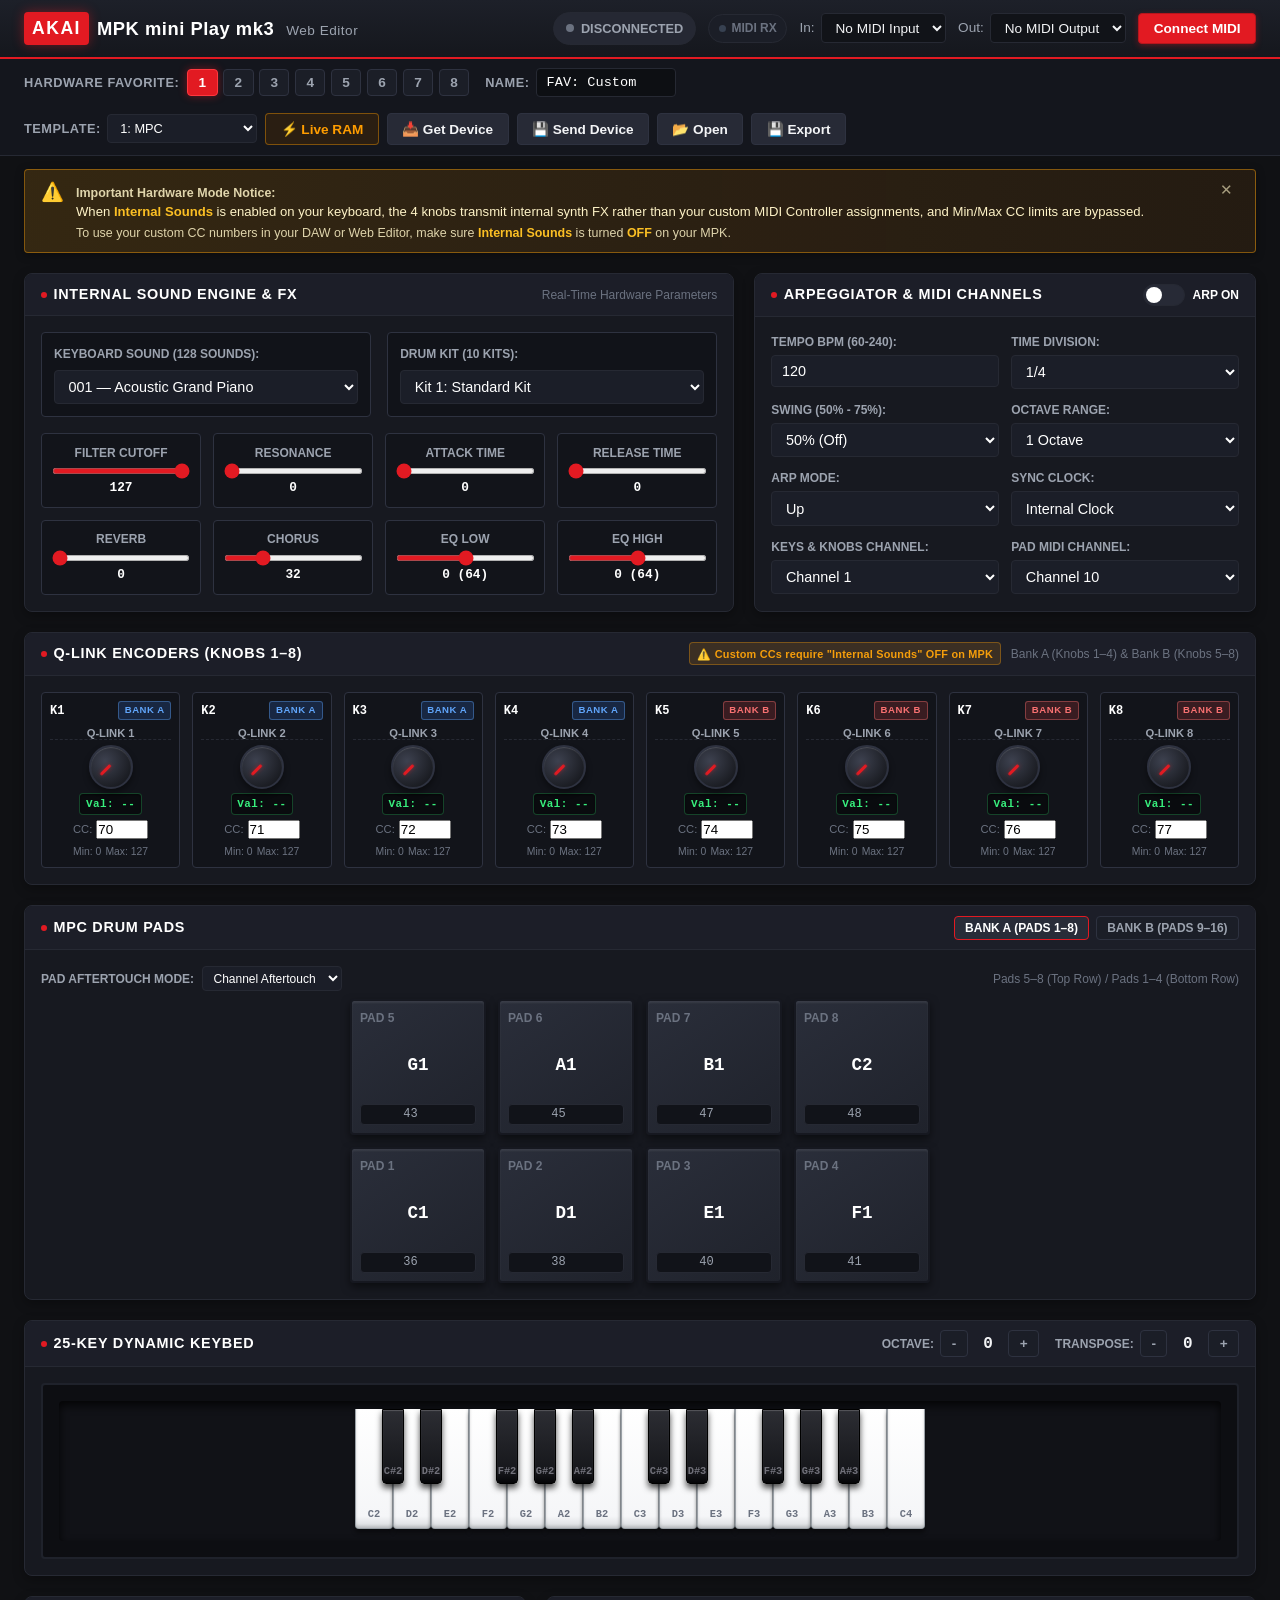
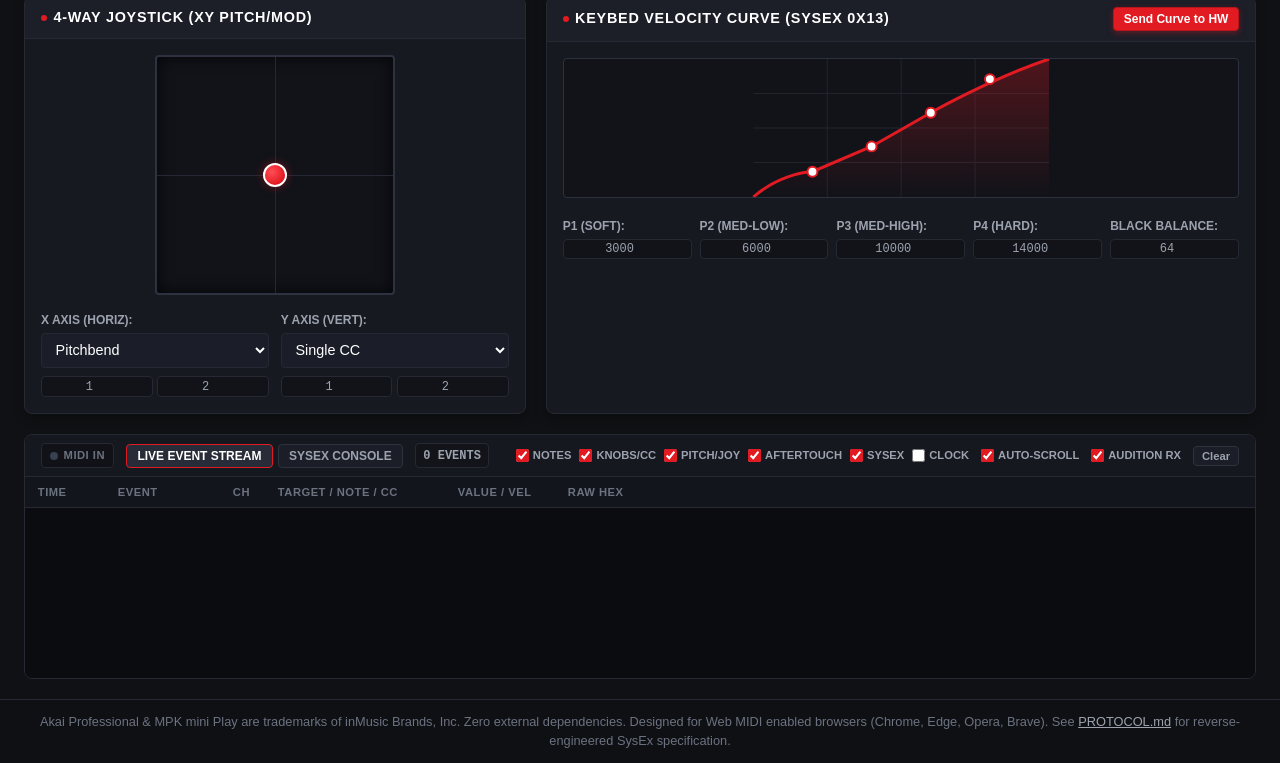
<file: index.html>
<!DOCTYPE html>
<html lang="en">
<head>
  <meta charset="UTF-8">
  <meta http-equiv="refresh" content="0; url=web/">
  <link rel="canonical" href="web/">
  <title>Akai MPK Mini Play mk3 — Web Favorite Editor</title>
  <script>
    window.location.replace("web/" + window.location.search + window.location.hash);
  </script>
</head>
<body style="background:#12141a;color:#f0f2f5;font-family:sans-serif;display:flex;align-items:center;justify-content:center;height:100vh;margin:0;">
  <div style="text-align:center;">
    <h2>Launching Akai MPK Mini Play mk3 Web Editor...</h2>
    <p><a href="web/" style="color:#e51821;text-decoration:none;font-weight:bold;">Click here if you are not redirected automatically</a></p>
  </div>
</body>
</html>
</file>
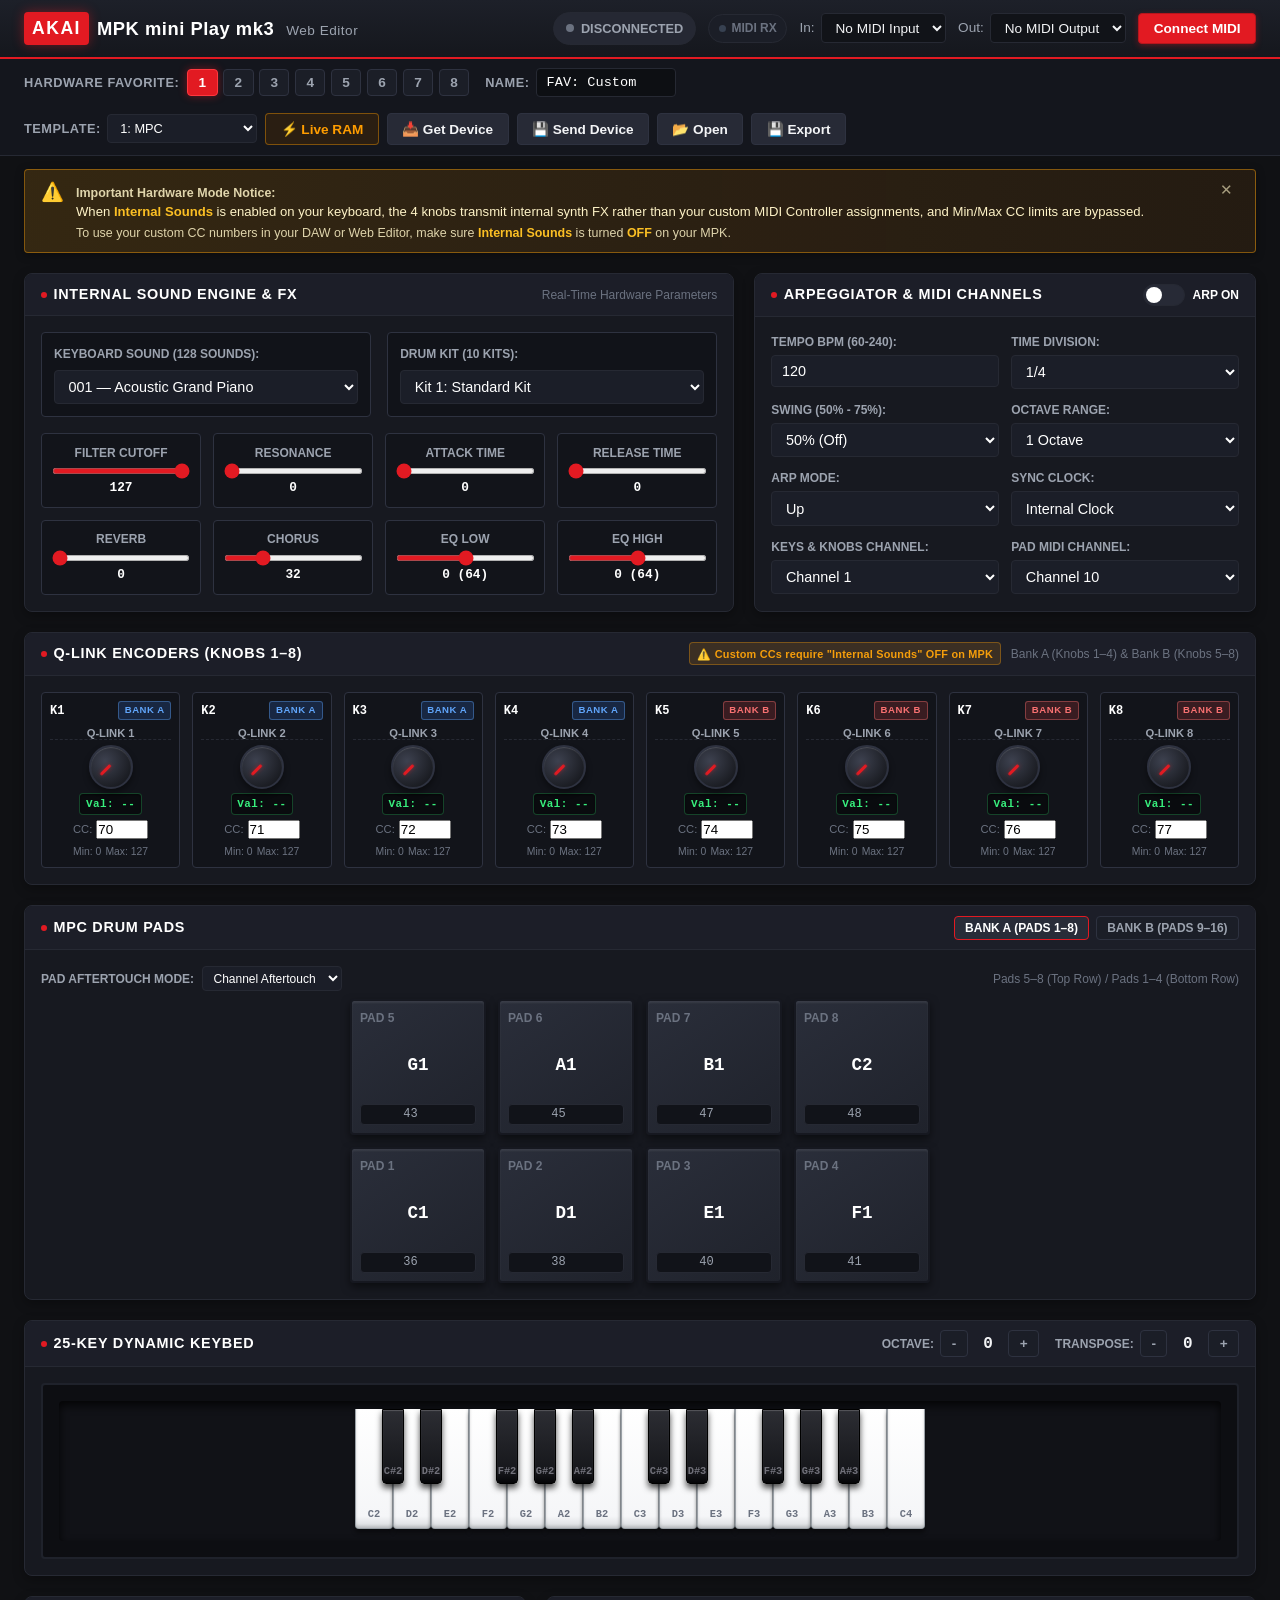
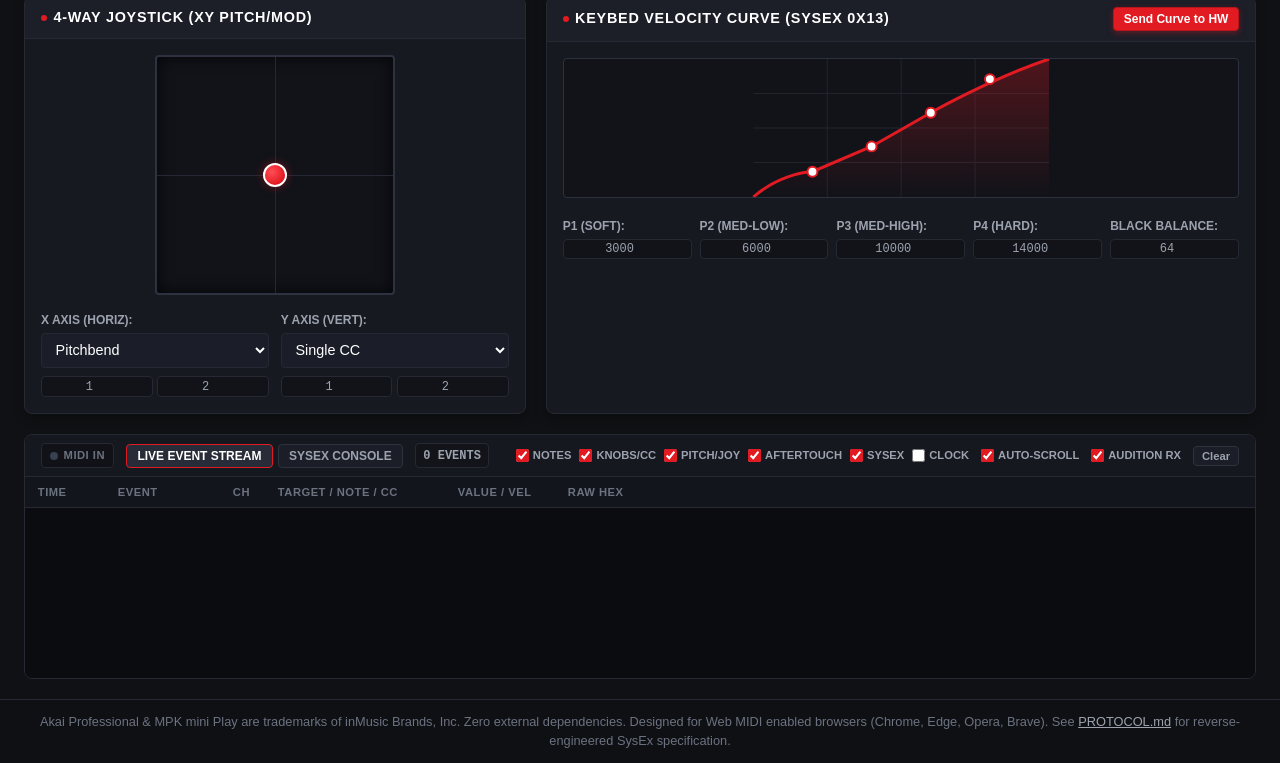
<file: web/index.html>
<!DOCTYPE html>
<html lang="en">
<head>
  <meta charset="UTF-8">
  <meta name="viewport" content="width=device-width, initial-scale=1.0">
  <title>Akai MPK Mini Play mk3 — Web Favorite Editor</title>
  <meta name="description" content="Favorite Preset Editor for Akai MPK Mini Play mk3 using Web MIDI SysEx">
  <link rel="icon" type="image/svg+xml" href="data:image/svg+xml,<svg xmlns='http://www.w3.org/2000/svg' viewBox='0 0 32 32'><rect width='32' height='32' rx='6' fill='%2312141a'/><rect x='4' y='6' width='24' height='20' rx='3' fill='%23e51821'/><rect x='6' y='14' width='3' height='10' fill='%23ffffff'/><rect x='11' y='14' width='3' height='10' fill='%23ffffff'/><rect x='16' y='14' width='3' height='10' fill='%23ffffff'/><rect x='21' y='14' width='3' height='10' fill='%23ffffff'/><rect x='8.5' y='14' width='2.5' height='6' fill='%2312141a'/><rect x='13.5' y='14' width='2.5' height='6' fill='%2312141a'/><rect x='18.5' y='14' width='2.5' height='6' fill='%2312141a'/><circle cx='8' cy='9' r='2' fill='%23ffffff'/><circle cx='14' cy='9' r='2' fill='%23ffffff'/><circle cx='20' cy='9' r='2' fill='%23ffffff'/></svg>">
  <link rel="stylesheet" href="css/app.css">
</head>
<body>

  <!-- Top Navigation & Connection Bar -->
  <header class="app-header">
    <div class="brand-section">
      <div class="akai-logo">
        <span class="akai-badge">AKAI</span>
        <div class="model-title">MPK mini Play mk3 <span>Web Editor</span></div>
      </div>
    </div>

    <div class="midi-bar">
      <div class="connection-pill" id="connPill">
        <span class="status-dot"></span>
        <span id="connStatusText">Disconnected</span>
      </div>

      <div class="midi-rx-pill" id="headerRxPill" title="Incoming MIDI Activity">
        <span class="rx-dot" id="headerRxDot"></span>
        <span>MIDI RX</span>
      </div>

      <div class="midi-select-group">
        <label for="midiInSelect">In:</label>
        <select id="midiInSelect" class="midi-select" title="MIDI Input Port">
          <option value="">No MIDI Input</option>
        </select>
      </div>

      <div class="midi-select-group">
        <label for="midiOutSelect">Out:</label>
        <select id="midiOutSelect" class="midi-select" title="MIDI Output Port">
          <option value="">No MIDI Output</option>
        </select>
      </div>

      <button id="connectMidiBtn" class="btn btn-primary" type="button">Connect MIDI</button>
    </div>
  </header>

  <!-- Favorite Toolbar & Slot Bar -->
  <nav class="favorite-toolbar" aria-label="Preset Navigation">
    <div class="slots-wrapper">
      <span class="slot-label">Hardware Favorite:</span>
      <div class="slot-buttons" role="radiogroup" aria-label="Favorite Slot 1 to 8">
        <button type="button" class="slot-btn active" data-slot="0">1</button>
        <button type="button" class="slot-btn" data-slot="1">2</button>
        <button type="button" class="slot-btn" data-slot="2">3</button>
        <button type="button" class="slot-btn" data-slot="3">4</button>
        <button type="button" class="slot-btn" data-slot="4">5</button>
        <button type="button" class="slot-btn" data-slot="5">6</button>
        <button type="button" class="slot-btn" data-slot="6">7</button>
        <button type="button" class="slot-btn" data-slot="7">8</button>
      </div>

      <div style="margin-left: 0.5rem; display: flex; align-items: center; gap: 0.4rem;">
        <label for="presetNameInput" class="slot-label">Name:</label>
        <input type="text" id="presetNameInput" class="preset-name-input" maxlength="14" value="FAV: MPC" placeholder="Preset Name">
      </div>
    </div>

    <div class="preset-io-group">
      <div style="display: flex; align-items: center; gap: 0.4rem;">
        <label for="factoryPresetSelect" class="slot-label">Template:</label>
        <select id="factoryPresetSelect" class="custom-select" style="width: 150px; padding: 0.3rem 0.5rem; font-size: 0.8rem;">
          <option value="preset1">1: MPC</option>
          <option value="preset2">2: Ableton Live</option>
          <option value="preset3">3: Logic Pro X</option>
          <option value="preset4">4: FL Studio 20</option>
          <option value="preset5">5: Garageband</option>
          <option value="preset6">6: ChromaPads</option>
          <option value="preset7">7: MajorPads</option>
          <option value="preset8">8: MinorPads</option>
        </select>
      </div>

      <button id="sendRamBtn" class="btn btn-ram" title="Send preset directly to volatile RAM for instant audition without overwriting flash">⚡ Live RAM</button>
      <button id="getDeviceBtn" class="btn btn-secondary" title="Request Favorite from hardware (Cmd 0x66)">📥 Get Device</button>
      <button id="sendDeviceBtn" class="btn btn-secondary" title="Save Favorite to hardware flash (Cmd 0x64)">💾 Send Device</button>
      
      <input type="file" id="fileInput" accept=".mpkminiplaymk3,application/octet-stream" style="display: none;">
      <button id="openFileBtn" class="btn btn-secondary" title="Open native .mpkminiplaymk3 file">📂 Open</button>
      <button id="saveFileBtn" class="btn btn-secondary" title="Save native .mpkminiplaymk3 file">💾 Export</button>
    </div>
  </nav>

  <!-- Hardware Mode Warning Banner -->
  <aside class="mode-notice-banner" id="modeNoticeBanner" role="alert">
    <div class="mode-notice-icon">⚠️</div>
    <div class="mode-notice-body">
      <span class="mode-notice-title">Important Hardware Mode Notice:</span>
      When <strong>Internal Sounds</strong> is enabled on your keyboard, the 4 knobs transmit internal synth FX rather than your custom MIDI Controller assignments, and Min/Max CC limits are bypassed.
      <span>To use your custom CC numbers in your DAW or Web Editor, make sure <strong>Internal Sounds</strong> is turned <strong>OFF</strong> on your MPK.</span>
    </div>
    <button type="button" class="mode-notice-close" id="closeNoticeBtn" aria-label="Dismiss warning" title="Dismiss notice">✕</button>
  </aside>

  <!-- Main Rack Workspace -->
  <main class="main-workspace">

    <!-- Section 1: Sound Module & FX Panel -->
    <section class="panel sound-panel">
      <div class="panel-header">
        <h2 class="panel-title">Internal Sound Engine & FX</h2>
        <span style="font-size: 0.75rem; color: var(--text-dim);">Real-Time Hardware Parameters</span>
      </div>
      <div class="panel-body">
        <div class="sound-selectors-grid">
          <div class="select-card">
            <label for="kbdSoundSelect">Keyboard Sound (128 Sounds):</label>
            <select id="kbdSoundSelect" class="custom-select"></select>
          </div>
          <div class="select-card">
            <label for="padSoundSelect">Drum Kit (10 Kits):</label>
            <select id="padSoundSelect" class="custom-select"></select>
          </div>
        </div>

        <div class="fx-grid">
          <div class="fx-card">
            <span class="fx-name">Filter Cutoff</span>
            <div class="fx-slider-wrapper">
              <input type="range" id="fxFilter" class="fx-slider" min="0" max="127" value="127">
              <span class="fx-val" id="fxFilterVal">127</span>
            </div>
          </div>

          <div class="fx-card">
            <span class="fx-name">Resonance</span>
            <div class="fx-slider-wrapper">
              <input type="range" id="fxReso" class="fx-slider" min="0" max="127" value="0">
              <span class="fx-val" id="fxResoVal">0</span>
            </div>
          </div>

          <div class="fx-card">
            <span class="fx-name">Attack Time</span>
            <div class="fx-slider-wrapper">
              <input type="range" id="fxAttack" class="fx-slider" min="0" max="127" value="0">
              <span class="fx-val" id="fxAttackVal">0</span>
            </div>
          </div>

          <div class="fx-card">
            <span class="fx-name">Release Time</span>
            <div class="fx-slider-wrapper">
              <input type="range" id="fxRelease" class="fx-slider" min="0" max="127" value="0">
              <span class="fx-val" id="fxReleaseVal">0</span>
            </div>
          </div>

          <div class="fx-card">
            <span class="fx-name">Reverb</span>
            <div class="fx-slider-wrapper">
              <input type="range" id="fxReverb" class="fx-slider" min="0" max="127" value="0">
              <span class="fx-val" id="fxReverbVal">0</span>
            </div>
          </div>

          <div class="fx-card">
            <span class="fx-name">Chorus</span>
            <div class="fx-slider-wrapper">
              <input type="range" id="fxChorus" class="fx-slider" min="0" max="127" value="32">
              <span class="fx-val" id="fxChorusVal">32</span>
            </div>
          </div>

          <div class="fx-card">
            <span class="fx-name">EQ Low</span>
            <div class="fx-slider-wrapper">
              <input type="range" id="fxEqLow" class="fx-slider" min="0" max="127" value="64">
              <span class="fx-val" id="fxEqLowVal">0 dB (64)</span>
            </div>
          </div>

          <div class="fx-card">
            <span class="fx-name">EQ High</span>
            <div class="fx-slider-wrapper">
              <input type="range" id="fxEqHigh" class="fx-slider" min="0" max="127" value="64">
              <span class="fx-val" id="fxEqHighVal">0 dB (64)</span>
            </div>
          </div>
        </div>
      </div>
    </section>

    <!-- Section 2: Arpeggiator & MIDI Routing -->
    <section class="panel arp-panel">
      <div class="panel-header">
        <h2 class="panel-title">Arpeggiator & MIDI Channels</h2>
        <label class="switch-toggle" title="Enable Arpeggiator">
          <input type="checkbox" id="arpOn" class="switch-input">
          <span class="switch-track"></span>
          <span style="font-size: 0.75rem; font-weight: 700; color: #fff;">ARP ON</span>
        </label>
      </div>
      <div class="panel-body">
        <div class="arp-controls-grid">
          <div class="field-group">
            <label class="field-label" for="arpTempo">Tempo BPM (60-240):</label>
            <input type="number" id="arpTempo" class="custom-select" min="60" max="240" value="120">
          </div>

          <div class="field-group">
            <label class="field-label" for="arpTimeDiv">Time Division:</label>
            <select id="arpTimeDiv" class="custom-select"></select>
          </div>

          <div class="field-group">
            <label class="field-label" for="arpSwing">Swing (50% - 75%):</label>
            <select id="arpSwing" class="custom-select"></select>
          </div>

          <div class="field-group">
            <label class="field-label" for="arpOctave">Octave Range:</label>
            <select id="arpOctave" class="custom-select">
              <option value="0">1 Octave</option>
              <option value="1">2 Octaves</option>
              <option value="2">3 Octaves</option>
              <option value="3">4 Octaves</option>
            </select>
          </div>

          <div class="field-group">
            <label class="field-label" for="arpMode">Arp Mode:</label>
            <select id="arpMode" class="custom-select"></select>
          </div>

          <div class="field-group">
            <label class="field-label" for="arpClock">Sync Clock:</label>
            <select id="arpClock" class="custom-select">
              <option value="0">Internal Clock</option>
              <option value="1">External MIDI Clock</option>
            </select>
          </div>

          <div class="field-group">
            <label class="field-label" for="keysChannel">Keys & Knobs Channel:</label>
            <select id="keysChannel" class="custom-select"></select>
          </div>

          <div class="field-group">
            <label class="field-label" for="padChannel">Pad MIDI Channel:</label>
            <select id="padChannel" class="custom-select"></select>
          </div>
        </div>
      </div>
    </section>

    <!-- Section 3: 8 Q-Link Rotary Encoders (Knobs 1-8) -->
    <section class="panel knobs-panel">
      <div class="panel-header">
        <h2 class="panel-title">Q-Link Encoders (Knobs 1–8)</h2>
        <div style="display: flex; align-items: center; gap: 0.6rem; flex-wrap: wrap;">
          <span class="mode-info-pill" title="Custom CCs and Min/Max limits only apply when Internal Sounds is toggled OFF on your keyboard">
            ⚠️ Custom CCs require "Internal Sounds" OFF on MPK
          </span>
          <span style="font-size: 0.75rem; color: var(--text-dim);">Bank A (Knobs 1–4) & Bank B (Knobs 5–8)</span>
        </div>
      </div>
      <div class="panel-body">
        <div class="knobs-grid" id="knobsGrid">
          <!-- All 8 knobs rendered dynamically -->
        </div>
      </div>
    </section>

    <!-- Section 4: 16 MPC Drum Pads Matrix (Pads 5-8 Top, Pads 1-4 Bottom) -->
    <section class="panel pads-panel">
      <div class="panel-header">
        <h2 class="panel-title">MPC Drum Pads</h2>
        <div class="bank-tabs">
          <button type="button" class="tab-btn active" id="bankTabA">Bank A (Pads 1–8)</button>
          <button type="button" class="tab-btn" id="bankTabB">Bank B (Pads 9–16)</button>
        </div>
      </div>
      <div class="panel-body">
        <div style="display: flex; justify-content: space-between; align-items: center; margin-bottom: 0.5rem; flex-wrap: wrap; gap: 0.5rem;">
          <div style="display: flex; align-items: center; gap: 0.5rem;">
            <label class="field-label" for="aftertouchSelect">Pad Aftertouch Mode:</label>
            <select id="aftertouchSelect" class="custom-select" style="width: 140px; padding: 0.2rem 0.4rem; font-size: 0.75rem;">
              <option value="0">Off</option>
              <option value="1">Channel Aftertouch</option>
              <option value="2">Polyphonic Aftertouch</option>
            </select>
          </div>
          <span style="font-size: 0.75rem; color: var(--text-dim);">Pads 5–8 (Top Row) / Pads 1–4 (Bottom Row)</span>
        </div>

        <div class="pads-grid" id="padsGrid">
          <!-- 8 Pads rendered: Top Row 5-8, Bottom Row 1-4 -->
        </div>
      </div>
    </section>

    <!-- Section 5: Keybed & Octave / Transpose -->
    <section class="panel keybed-panel">
      <div class="panel-header">
        <h2 class="panel-title">25-Key Dynamic Keybed</h2>
        <div style="display: flex; align-items: center; gap: 1rem;">
          <div style="display: flex; align-items: center; gap: 0.4rem;">
            <span class="field-label">Octave:</span>
            <button id="octDownBtn" class="slot-btn" type="button">-</button>
            <span id="octValDisplay" style="font-family: var(--font-mono); font-weight: 700; width: 28px; text-align: center;">0</span>
            <button id="octUpBtn" class="slot-btn" type="button">+</button>
          </div>

          <div style="display: flex; align-items: center; gap: 0.4rem;">
            <span class="field-label">Transpose:</span>
            <button id="transDownBtn" class="slot-btn" type="button">-</button>
            <span id="transValDisplay" style="font-family: var(--font-mono); font-weight: 700; width: 28px; text-align: center;">0</span>
            <button id="transUpBtn" class="slot-btn" type="button">+</button>
          </div>
        </div>
      </div>
      <div class="panel-body">
        <div class="keybed-wrapper">
          <div class="piano-keys-container" id="pianoKeysContainer">
            <!-- 25 Piano Keys dynamically generated (C2 - C4) -->
          </div>
        </div>
      </div>
    </section>

    <!-- Section 6: Joystick & Keybed Velocity Curve Calibration -->
    <div class="extra-controls-grid">
      <!-- Joystick XY Pad -->
      <section class="panel joystick-panel">
        <div class="panel-header">
          <h2 class="panel-title">4-Way Joystick (XY Pitch/Mod)</h2>
        </div>
        <div class="panel-body">
          <div class="joystick-touchpad" id="joystickPad">
            <div class="joystick-axis-line-x"></div>
            <div class="joystick-axis-line-y"></div>
            <div class="joystick-thumb" id="joystickThumb"></div>
          </div>

          <div style="display: grid; grid-template-columns: 1fr 1fr; gap: 0.75rem;">
            <div class="field-group">
              <label class="field-label" for="joyXMode">X Axis (Horiz):</label>
              <select id="joyXMode" class="custom-select"></select>
              <div style="display: flex; gap: 0.3rem; margin-top: 0.3rem;">
                <input type="number" id="joyXCc1" class="pad-edit-input" min="0" max="127" title="CC 1" value="1">
                <input type="number" id="joyXCc2" class="pad-edit-input" min="0" max="127" title="CC 2" value="2">
              </div>
            </div>

            <div class="field-group">
              <label class="field-label" for="joyYMode">Y Axis (Vert):</label>
              <select id="joyYMode" class="custom-select"></select>
              <div style="display: flex; gap: 0.3rem; margin-top: 0.3rem;">
                <input type="number" id="joyYCc1" class="pad-edit-input" min="0" max="127" title="CC 1" value="1">
                <input type="number" id="joyYCc2" class="pad-edit-input" min="0" max="127" title="CC 2" value="2">
              </div>
            </div>
          </div>
        </div>
      </section>

      <!-- Keybed Velocity Sensitivity Calibration -->
      <section class="panel velocity-panel">
        <div class="panel-header">
          <h2 class="panel-title">Keybed Velocity Curve (SysEx 0x13)</h2>
          <button id="sendCurveBtn" class="btn btn-primary" style="padding: 0.25rem 0.6rem; font-size: 0.75rem;" type="button">Send Curve to HW</button>
        </div>
        <div class="panel-body">
          <svg class="curve-svg" id="curveSvg" viewBox="0 0 300 140">
            <defs>
              <linearGradient id="curveGradient" x1="0" y1="0" x2="0" y2="1">
                <stop offset="0%" stop-color="#e21a22" stop-opacity="0.3"/>
                <stop offset="100%" stop-color="#e21a22" stop-opacity="0.0"/>
              </linearGradient>
            </defs>
            <!-- Background grid lines -->
            <line x1="0" y1="35" x2="300" y2="35" stroke="#222530" stroke-width="1"/>
            <line x1="0" y1="70" x2="300" y2="70" stroke="#222530" stroke-width="1"/>
            <line x1="0" y1="105" x2="300" y2="105" stroke="#222530" stroke-width="1"/>
            <line x1="75" y1="0" x2="75" y2="140" stroke="#222530" stroke-width="1"/>
            <line x1="150" y1="0" x2="150" y2="140" stroke="#222530" stroke-width="1"/>
            <line x1="225" y1="0" x2="225" y2="140" stroke="#222530" stroke-width="1"/>
            <!-- Curve path -->
            <path id="curveArea" fill="url(#curveGradient)" d="M 0 140 L 0 140 L 300 140 Z"/>
            <path id="curvePath" fill="none" stroke="#e21a22" stroke-width="3" d="M 0 140 C 75 110, 225 30, 300 0"/>
            <!-- Control points -->
            <circle id="cpP1" cx="60" cy="115" r="5" fill="#fff" stroke="#e21a22" stroke-width="2"/>
            <circle id="cpP2" cx="120" cy="90" r="5" fill="#fff" stroke="#e21a22" stroke-width="2"/>
            <circle id="cpP3" cx="180" cy="55" r="5" fill="#fff" stroke="#e21a22" stroke-width="2"/>
            <circle id="cpP4" cx="240" cy="20" r="5" fill="#fff" stroke="#e21a22" stroke-width="2"/>
          </svg>

          <div class="curve-sliders-row">
            <div class="field-group">
              <label class="field-label" for="curveP1">P1 (Soft):</label>
              <input type="number" id="curveP1" class="pad-edit-input" min="0" max="16383" value="3000">
            </div>
            <div class="field-group">
              <label class="field-label" for="curveP2">P2 (Med-Low):</label>
              <input type="number" id="curveP2" class="pad-edit-input" min="0" max="16383" value="6000">
            </div>
            <div class="field-group">
              <label class="field-label" for="curveP3">P3 (Med-High):</label>
              <input type="number" id="curveP3" class="pad-edit-input" min="0" max="16383" value="10000">
            </div>
            <div class="field-group">
              <label class="field-label" for="curveP4">P4 (Hard):</label>
              <input type="number" id="curveP4" class="pad-edit-input" min="0" max="16383" value="14000">
            </div>
            <div class="field-group">
              <label class="field-label" for="curveBlackBal">Black Balance:</label>
              <input type="number" id="curveBlackBal" class="pad-edit-input" min="0" max="127" value="64" title="1.0 ratio = 64">
            </div>
          </div>
        </div>
      </section>
    </div>

    <!-- Real-Time MIDI Event Monitor & Diagnostic Drawer -->
    <section class="log-drawer" id="midiMonitorSection">
      <div class="log-header">
        <div style="display: flex; align-items: center; gap: 0.75rem; flex-wrap: wrap;">
          <div class="midi-rx-indicator" id="midiRxIndicator" title="Blinks on incoming MIDI messages">
            <span class="rx-led" id="rxLed"></span>
            <span class="rx-label">MIDI IN</span>
          </div>
          <div class="monitor-tab-buttons">
            <button type="button" class="tab-btn active" id="tabStreamBtn">Live Event Stream</button>
            <button type="button" class="tab-btn" id="tabSysExBtn">SysEx Console</button>
          </div>
          <span class="event-counter" id="eventCounter">0 Events</span>
        </div>

        <div class="monitor-actions">
          <div class="filter-pills">
            <label class="filter-check"><input type="checkbox" id="filterNotes" checked> Notes</label>
            <label class="filter-check"><input type="checkbox" id="filterCc" checked> Knobs/CC</label>
            <label class="filter-check"><input type="checkbox" id="filterPitch" checked> Pitch/Joy</label>
            <label class="filter-check"><input type="checkbox" id="filterAftertouch" checked> Aftertouch</label>
            <label class="filter-check"><input type="checkbox" id="filterSysex" checked> SysEx</label>
            <label class="filter-check"><input type="checkbox" id="filterClock"> Clock</label>
          </div>
          <label class="autoscroll-toggle">
            <input type="checkbox" id="autoScrollCheck" checked> Auto-Scroll
          </label>
          <label class="sound-toggle" title="Play synth audio preview on incoming hardware notes">
            <input type="checkbox" id="soundPreviewOnRx" checked> Audition RX
          </label>
          <button id="clearLogBtn" class="slot-btn" style="padding: 0.2rem 0.5rem; font-size: 0.7rem;" type="button">Clear</button>
        </div>
      </div>

      <!-- Tab 1: Live Event Stream View -->
      <div class="monitor-view" id="streamView">
        <div class="stream-table-header">
          <span class="col-time">Time</span>
          <span class="col-type">Event</span>
          <span class="col-ch">Ch</span>
          <span class="col-target">Target / Note / CC</span>
          <span class="col-val">Value / Vel</span>
          <span class="col-hex">Raw Hex</span>
        </div>
        <div class="stream-table-body" id="streamTableBody">
          <!-- Live events streamed here -->
        </div>
      </div>

      <!-- Tab 2: Raw SysEx Console View -->
      <div class="monitor-view" id="sysexView" style="display: none;">
        <div class="log-terminal" id="logTerminal">
          <div class="log-entry info">[Ready] Akai MPK Mini Play mk3 Web Editor initialized. Waiting for MIDI events...</div>
        </div>
      </div>
    </section>

  </main>

  <footer class="app-footer">
    Akai Professional & MPK mini Play are trademarks of inMusic Brands, Inc. Zero external dependencies. Designed for Web MIDI enabled browsers (Chrome, Edge, Opera, Brave). See <a href="PROTOCOL.md" target="_blank">PROTOCOL.md</a> for reverse-engineered SysEx specification.
  </footer>

  <script type="module" src="js/app.js"></script>
</body>
</html>
</file>
<file: web/css/app.css>
/* ==========================================================================
   Akai MPK Mini Play mk3 Web Editor — Stylesheet
   MPC-inspired dark hardware theme with high tactile feedback & responsiveness
   ========================================================================== */

:root {
  --akai-red: #e21a22;
  --akai-red-bright: #ff383f;
  --akai-red-glow: rgba(226, 26, 34, 0.45);
  --akai-amber: #ff9d00;
  --akai-green: #10b981;
  --akai-green-glow: rgba(16, 185, 129, 0.35);

  --chassis-bg: #101114;
  --panel-bg: #171920;
  --panel-border: #262933;
  --card-bg: #1f222c;
  --card-hover: #262936;
  --card-border: #2e3240;

  --pad-bg: #282c37;
  --pad-border: #1a1c23;
  --pad-shadow: rgba(0, 0, 0, 0.6);
  --pad-active: #e21a22;
  --pad-active-glow: rgba(226, 26, 34, 0.7);

  --white-key-bg: #f5f6f8;
  --white-key-pressed: #d6d9e0;
  --black-key-bg: #16171b;
  --black-key-pressed: #2a2c33;

  --text-main: #f3f4f6;
  --text-muted: #9ca3af;
  --text-dim: #6b7280;

  --font-sans: -apple-system, BlinkMacSystemFont, "Segoe UI", Roboto, Oxygen, Ubuntu, Cantarell, sans-serif;
  --font-mono: "SF Mono", "Roboto Mono", "Fira Code", Menlo, Consolas, monospace;

  --radius-sm: 4px;
  --radius-md: 8px;
  --radius-lg: 12px;
}

/* Base Reset & Typography */
*, *::before, *::after {
  box-sizing: border-box;
  margin: 0;
  padding: 0;
}

body {
  background-color: var(--chassis-bg);
  color: var(--text-main);
  font-family: var(--font-sans);
  line-height: 1.5;
  -webkit-font-smoothing: antialiased;
  min-height: 100vh;
  display: flex;
  flex-direction: column;
}

/* App Header & Brand Bar */
.app-header {
  background: linear-gradient(180deg, #1d2029 0%, #15171d 100%);
  border-bottom: 2px solid var(--akai-red);
  padding: 0.75rem 1.5rem;
  display: flex;
  flex-wrap: wrap;
  align-items: center;
  justify-content: space-between;
  gap: 1rem;
  box-shadow: 0 4px 16px rgba(0, 0, 0, 0.4);
}

.brand-section {
  display: flex;
  align-items: center;
  gap: 1rem;
}

.akai-logo {
  display: flex;
  align-items: center;
  gap: 0.5rem;
}

.akai-badge {
  background: var(--akai-red);
  color: #fff;
  font-weight: 900;
  font-size: 1.1rem;
  padding: 0.2rem 0.5rem;
  border-radius: var(--radius-sm);
  letter-spacing: 1.5px;
  text-transform: uppercase;
  box-shadow: 0 0 12px var(--akai-red-glow);
}

.model-title {
  font-size: 1.15rem;
  font-weight: 700;
  color: #fff;
  letter-spacing: 0.5px;
}

.model-title span {
  color: var(--text-muted);
  font-weight: 400;
  font-size: 0.85rem;
  margin-left: 0.4rem;
}

/* MIDI Connection Bar */
.midi-bar {
  display: flex;
  align-items: center;
  gap: 0.75rem;
  flex-wrap: wrap;
}

.connection-pill {
  display: inline-flex;
  align-items: center;
  gap: 0.45rem;
  padding: 0.35rem 0.75rem;
  border-radius: 9999px;
  font-size: 0.8rem;
  font-weight: 600;
  text-transform: uppercase;
  background: #252833;
  color: var(--text-muted);
  border: 1px solid var(--panel-border);
}

.connection-pill.connected {
  background: rgba(16, 185, 129, 0.15);
  color: var(--akai-green);
  border-color: rgba(16, 185, 129, 0.4);
}

.connection-pill .status-dot {
  width: 8px;
  height: 8px;
  border-radius: 50%;
  background: var(--text-dim);
}

.connection-pill.connected .status-dot {
  background: var(--akai-green);
  box-shadow: 0 0 8px var(--akai-green-glow);
  animation: pulse-dot 2s infinite;
}

@keyframes pulse-dot {
  0%, 100% { opacity: 1; transform: scale(1); }
  50% { opacity: 0.5; transform: scale(0.9); }
}

.midi-select-group {
  display: flex;
  align-items: center;
  gap: 0.4rem;
  font-size: 0.85rem;
  color: var(--text-muted);
}

.midi-select {
  background: #111318;
  color: var(--text-main);
  border: 1px solid var(--panel-border);
  border-radius: var(--radius-sm);
  padding: 0.35rem 0.6rem;
  font-size: 0.85rem;
  outline: none;
  cursor: pointer;
  max-width: 170px;
}

.midi-select:focus-visible {
  border-color: var(--akai-red);
}

.btn {
  display: inline-flex;
  align-items: center;
  justify-content: center;
  gap: 0.4rem;
  padding: 0.45rem 0.9rem;
  border-radius: var(--radius-sm);
  font-weight: 600;
  font-size: 0.85rem;
  cursor: pointer;
  border: 1px solid transparent;
  transition: all 0.15s ease-in-out;
  text-decoration: none;
  user-select: none;
}

.btn:focus-visible {
  outline: 2px solid var(--akai-red);
  outline-offset: 2px;
}

.btn-primary {
  background: var(--akai-red);
  color: #fff;
  border-color: #b7151c;
  box-shadow: 0 2px 6px rgba(226, 26, 34, 0.35);
}

.btn-primary:hover {
  background: var(--akai-red-bright);
  box-shadow: 0 2px 10px var(--akai-red-glow);
}

.btn-secondary {
  background: #272a36;
  color: var(--text-main);
  border-color: var(--card-border);
}

.btn-secondary:hover {
  background: #313544;
  color: #fff;
}

.btn-ram {
  background: #2a1e12;
  color: var(--akai-amber);
  border-color: rgba(255, 157, 0, 0.4);
}

.btn-ram:hover, .btn-ram.active {
  background: rgba(255, 157, 0, 0.25);
  box-shadow: 0 0 10px rgba(255, 157, 0, 0.3);
}

/* Action & Favorite Bar */
.favorite-toolbar {
  background: #14161d;
  border-bottom: 1px solid var(--panel-border);
  padding: 0.6rem 1.5rem;
  display: flex;
  align-items: center;
  justify-content: space-between;
  flex-wrap: wrap;
  gap: 1rem;
}

.slots-wrapper {
  display: flex;
  align-items: center;
  gap: 0.5rem;
  flex-wrap: wrap;
}

.slot-label {
  font-size: 0.8rem;
  font-weight: 700;
  text-transform: uppercase;
  letter-spacing: 0.5px;
  color: var(--text-muted);
}

.slot-buttons {
  display: flex;
  gap: 0.35rem;
}

.slot-btn {
  background: #1b1e27;
  color: var(--text-muted);
  border: 1px solid var(--card-border);
  border-radius: var(--radius-sm);
  padding: 0.3rem 0.65rem;
  font-size: 0.85rem;
  font-weight: 700;
  cursor: pointer;
  transition: all 0.15s ease;
}

.slot-btn:hover {
  background: #282c38;
  color: #fff;
}

.slot-btn.active {
  background: var(--akai-red);
  color: #fff;
  border-color: #ff383f;
  box-shadow: 0 0 8px var(--akai-red-glow);
}

.preset-io-group {
  display: flex;
  align-items: center;
  gap: 0.5rem;
  flex-wrap: wrap;
}

.preset-name-input {
  background: #0d0f13;
  color: #fff;
  border: 1px solid var(--panel-border);
  border-radius: var(--radius-sm);
  padding: 0.35rem 0.6rem;
  font-size: 0.85rem;
  font-family: var(--font-mono);
  width: 140px;
}

.preset-name-input:focus-visible {
  border-color: var(--akai-red);
  outline: none;
}

/* Hardware Mode Warning Notice Banner */
.mode-notice-banner {
  background: linear-gradient(90deg, rgba(245, 158, 11, 0.16) 0%, rgba(217, 119, 6, 0.1) 100%);
  border: 1px solid rgba(245, 158, 11, 0.45);
  border-radius: var(--radius-sm);
  padding: 0.65rem 1rem;
  margin: 0.85rem 1.5rem 0 1.5rem;
  display: flex;
  align-items: flex-start;
  gap: 0.75rem;
  box-shadow: 0 2px 8px rgba(0, 0, 0, 0.35);
  transition: opacity 0.2s ease, transform 0.2s ease;
}

.mode-notice-icon {
  font-size: 1.15rem;
  line-height: 1.2;
  flex-shrink: 0;
}

.mode-notice-body {
  flex: 1;
  font-size: 0.82rem;
  line-height: 1.45;
  color: #fef3c7;
}

.mode-notice-body strong {
  color: #fbbf24;
}

.mode-notice-title {
  display: inline;
  font-weight: 700;
  color: #f59e0b;
  margin-right: 0.3rem;
}

.mode-notice-body span {
  display: block;
  margin-top: 0.2rem;
  color: rgba(254, 243, 199, 0.85);
  font-size: 0.78rem;
}

.mode-notice-close {
  background: transparent;
  border: none;
  color: rgba(254, 243, 199, 0.6);
  font-size: 0.95rem;
  cursor: pointer;
  padding: 0.1rem 0.35rem;
  border-radius: 3px;
  line-height: 1;
  transition: color 0.15s ease, background 0.15s ease;
}

.mode-notice-close:hover {
  color: #fff;
  background: rgba(245, 158, 11, 0.3);
}

.mode-info-pill {
  font-size: 0.68rem;
  font-weight: 700;
  color: #f59e0b;
  background: rgba(245, 158, 11, 0.14);
  border: 1px solid rgba(245, 158, 11, 0.35);
  border-radius: 4px;
  padding: 0.15rem 0.45rem;
  letter-spacing: 0.2px;
}

/* Main Dashboard Workspace */
.main-workspace {
  flex: 1;
  padding: 1.25rem 1.5rem;
  display: grid;
  grid-template-columns: repeat(12, 1fr);
  gap: 1.25rem;
  max-width: 1600px;
  margin: 0 auto;
  width: 100%;
}

/* Card / Section Panels */
.panel {
  background: var(--panel-bg);
  border: 1px solid var(--panel-border);
  border-radius: var(--radius-md);
  box-shadow: 0 4px 12px rgba(0, 0, 0, 0.3);
  display: flex;
  flex-direction: column;
  overflow: hidden;
}

.panel-header {
  background: #1c1e28;
  border-bottom: 1px solid var(--panel-border);
  padding: 0.6rem 1rem;
  display: flex;
  align-items: center;
  justify-content: space-between;
}

.panel-title {
  font-size: 0.9rem;
  font-weight: 700;
  text-transform: uppercase;
  letter-spacing: 0.75px;
  color: #fff;
  display: flex;
  align-items: center;
  gap: 0.4rem;
}

.panel-title::before {
  content: "";
  display: inline-block;
  width: 6px;
  height: 6px;
  border-radius: 50%;
  background: var(--akai-red);
}

.panel-body {
  padding: 1rem;
}

/* Section 1: Sound Module & FX Rack (Span 12 cols or 7 cols) */
.sound-panel {
  grid-column: span 12;
}

@media (min-width: 1100px) {
  .sound-panel {
    grid-column: span 7;
  }
}

.sound-selectors-grid {
  display: grid;
  grid-template-columns: 1fr 1fr;
  gap: 1rem;
  margin-bottom: 1rem;
}

.select-card {
  background: #111319;
  border: 1px solid var(--card-border);
  border-radius: var(--radius-sm);
  padding: 0.75rem;
  display: flex;
  flex-direction: column;
  gap: 0.4rem;
}

.select-card label {
  font-size: 0.75rem;
  font-weight: 700;
  text-transform: uppercase;
  color: var(--text-muted);
}

.custom-select {
  background: #1b1e28;
  color: #fff;
  border: 1px solid var(--panel-border);
  border-radius: var(--radius-sm);
  padding: 0.45rem 0.6rem;
  font-size: 0.9rem;
  outline: none;
  cursor: pointer;
  width: 100%;
}

.custom-select:focus-visible {
  border-color: var(--akai-red);
}

/* 8 FX Sliders Rack */
.fx-grid {
  display: grid;
  grid-template-columns: repeat(4, 1fr);
  gap: 0.75rem;
}

@media (max-width: 768px) {
  .fx-grid {
    grid-template-columns: repeat(2, 1fr);
  }
}

.fx-card {
  background: #12141a;
  border: 1px solid var(--card-border);
  border-radius: var(--radius-sm);
  padding: 0.6rem;
  display: flex;
  flex-direction: column;
  align-items: center;
  gap: 0.4rem;
  text-align: center;
}

.fx-name {
  font-size: 0.75rem;
  font-weight: 700;
  text-transform: uppercase;
  color: var(--text-muted);
}

.fx-slider-wrapper {
  width: 100%;
  display: flex;
  flex-direction: column;
  align-items: center;
  gap: 0.25rem;
}

.fx-slider {
  width: 100%;
  height: 6px;
  accent-color: var(--akai-red);
  background: #252834;
  border-radius: 3px;
  cursor: pointer;
}

.fx-val {
  font-size: 0.8rem;
  font-family: var(--font-mono);
  font-weight: 600;
  color: #fff;
}

/* Section 2: Arpeggiator & Channels (Span 5 cols) */
.arp-panel {
  grid-column: span 12;
}

@media (min-width: 1100px) {
  .arp-panel {
    grid-column: span 5;
  }
}

.arp-controls-grid {
  display: grid;
  grid-template-columns: repeat(2, 1fr);
  gap: 0.75rem;
}

.field-group {
  display: flex;
  flex-direction: column;
  gap: 0.25rem;
}

.field-label {
  font-size: 0.75rem;
  font-weight: 700;
  text-transform: uppercase;
  color: var(--text-muted);
}

.switch-toggle {
  display: inline-flex;
  align-items: center;
  gap: 0.5rem;
  cursor: pointer;
  user-select: none;
}

.switch-input {
  display: none;
}

.switch-track {
  width: 42px;
  height: 22px;
  background: #272a36;
  border-radius: 11px;
  position: relative;
  transition: background 0.2s ease;
  border: 1px solid var(--panel-border);
}

.switch-track::after {
  content: "";
  position: absolute;
  top: 2px;
  left: 2px;
  width: 16px;
  height: 16px;
  border-radius: 50%;
  background: #fff;
  transition: transform 0.2s ease;
}

.switch-input:checked + .switch-track {
  background: var(--akai-red);
  border-color: #ff383f;
}

.switch-input:checked + .switch-track::after {
  transform: translateX(20px);
}

/* Section 3: 8 Rotary Q-Link Knobs (Span 12 cols, above Pads) */
.knobs-panel {
  grid-column: span 12;
}

@media (min-width: 1100px) {
  .knobs-panel {
    grid-column: span 12;
  }
}

.knobs-grid {
  display: grid;
  grid-template-columns: repeat(4, 1fr);
  gap: 0.75rem;
}

@media (min-width: 900px) {
  .knobs-grid {
    grid-template-columns: repeat(8, 1fr);
  }
}

.knob-unit {
  background: #12141a;
  border: 1px solid var(--card-border);
  border-radius: var(--radius-sm);
  padding: 0.5rem;
  display: flex;
  flex-direction: column;
  align-items: center;
  gap: 0.3rem;
  text-align: center;
  position: relative;
  transition: border-color 0.15s ease;
}

.knob-header {
  display: flex;
  justify-content: space-between;
  align-items: center;
  width: 100%;
  margin-bottom: 0.1rem;
}

.knob-num {
  font-size: 0.75rem;
  font-weight: 800;
  color: #fff;
  font-family: var(--font-mono);
}

.knob-bank-badge {
  font-size: 0.6rem;
  font-weight: 700;
  padding: 0.1rem 0.35rem;
  border-radius: 3px;
  text-transform: uppercase;
  letter-spacing: 0.5px;
}

.knob-bank-badge.bank-a {
  background: rgba(59, 130, 246, 0.18);
  color: #60a5fa;
  border: 1px solid rgba(96, 165, 250, 0.4);
}

.knob-bank-badge.bank-b {
  background: rgba(239, 68, 68, 0.18);
  color: #f87171;
  border: 1px solid rgba(248, 113, 113, 0.4);
}

.knob-name-input {
  background: transparent;
  border: none;
  border-bottom: 1px dashed var(--panel-border);
  color: var(--text-muted);
  font-size: 0.7rem;
  font-weight: 700;
  text-transform: uppercase;
  text-align: center;
  width: 100%;
  outline: none;
}

.knob-name-input:focus-visible {
  border-color: var(--akai-red);
  color: #fff;
}

.knob-dial-visual {
  width: 44px;
  height: 44px;
  border-radius: 50%;
  background: radial-gradient(circle at 35% 35%, #3d414f 0%, #1a1c22 75%);
  border: 2px solid #2e3240;
  box-shadow: 0 4px 6px rgba(0, 0, 0, 0.4), inset 0 1px 1px rgba(255, 255, 255, 0.15);
  position: relative;
  display: flex;
  align-items: center;
  justify-content: center;
  transition: border-color 0.15s ease, box-shadow 0.15s ease;
  cursor: grab;
  user-select: none;
  touch-action: none;
}

.knob-dial-visual:active,
.knob-dial-visual.active-drag {
  cursor: grabbing;
  border-color: var(--akai-red) !important;
  box-shadow: 0 0 12px var(--akai-red-glow) !important;
}

.knob-indicator {
  position: absolute;
  width: 3px;
  height: 14px;
  background: var(--akai-red);
  top: 4px;
  border-radius: 2px;
  transform-origin: bottom center;
  box-shadow: 0 0 4px var(--akai-red-glow);
  will-change: transform;
  transform: translateZ(0);
  pointer-events: none;
  transition: none !important;
}

.knob-val-badge {
  font-family: var(--font-mono, monospace);
  font-size: 0.68rem;
  font-weight: 700;
  color: #38ef7d;
  background: rgba(0, 0, 0, 0.45);
  padding: 0.1rem 0.35rem;
  border-radius: 4px;
  border: 1px solid rgba(56, 239, 125, 0.25);
  min-width: 46px;
  text-align: center;
  letter-spacing: 0.5px;
  box-shadow: inset 0 1px 2px rgba(0, 0, 0, 0.5);
}

.knob-cc-row {
  display: flex;
  align-items: center;
  gap: 0.25rem;
  font-size: 0.7rem;
  color: var(--text-dim);
}

/* Section 4: 16 MPC Drum Pads Matrix (Span 12 cols, below Knobs) */
.pads-panel {
  grid-column: span 12;
}

@media (min-width: 1100px) {
  .pads-panel {
    grid-column: span 12;
  }
}

.bank-tabs {
  display: flex;
  gap: 0.4rem;
}

.tab-btn {
  background: #1b1e27;
  color: var(--text-muted);
  border: 1px solid var(--card-border);
  border-radius: var(--radius-sm);
  padding: 0.25rem 0.65rem;
  font-size: 0.75rem;
  font-weight: 700;
  text-transform: uppercase;
  cursor: pointer;
}

.tab-btn.active {
  background: #282c38;
  color: #fff;
  border-color: var(--akai-red);
}

.pads-grid {
  display: grid;
  grid-template-columns: repeat(4, 1fr);
  gap: 0.75rem;
  max-width: 580px;
  margin: 0.5rem auto 0 auto;
}

.drum-pad {
  background: linear-gradient(145deg, #2a2e3a 0%, #1f222b 100%);
  border: 2px solid #161820;
  border-radius: var(--radius-sm);
  aspect-ratio: 1 / 1;
  display: flex;
  flex-direction: column;
  justify-content: space-between;
  padding: 0.5rem;
  cursor: pointer;
  user-select: none;
  box-shadow: inset 0 2px 2px rgba(255, 255, 255, 0.08), 0 4px 8px rgba(0, 0, 0, 0.5);
  transition: all 0.08s ease;
  position: relative;
}

.drum-pad:hover {
  background: linear-gradient(145deg, #323746 0%, #252834 100%);
  border-color: #2e3240;
}

.drum-pad:active, .drum-pad.hit {
  background: linear-gradient(145deg, var(--akai-red) 0%, #9e1016 100%);
  border-color: #ff4d54;
  box-shadow: 0 0 16px var(--pad-active-glow), inset 0 0 8px rgba(0, 0, 0, 0.4);
  transform: translateY(1px);
}

.pad-top-row {
  display: flex;
  justify-content: space-between;
  align-items: center;
}

.pad-num {
  font-size: 0.75rem;
  font-weight: 800;
  color: var(--text-dim);
}

.drum-pad:hover .pad-num {
  color: var(--text-muted);
}

.drum-pad.hit .pad-num {
  color: #fff;
}

.pad-note-display {
  font-size: 1.1rem;
  font-weight: 800;
  font-family: var(--font-mono);
  text-align: center;
  color: #fff;
  margin: auto 0;
}

.pad-edit-input {
  background: #111319;
  color: var(--text-muted);
  border: 1px solid var(--panel-border);
  border-radius: var(--radius-sm);
  padding: 0.15rem 0.3rem;
  font-size: 0.75rem;
  font-family: var(--font-mono);
  width: 100%;
  text-align: center;
  outline: none;
}

.pad-edit-input:focus-visible {
  border-color: var(--akai-red);
  color: #fff;
}
  display: flex;
  align-items: center;
  gap: 0.25rem;
  font-size: 0.7rem;
  color: var(--text-dim);
}

.knob-cc-input {
  background: #191c24;
  color: #fff;
  border: 1px solid var(--panel-border);
  border-radius: 2px;
  padding: 0.1rem 0.2rem;
  font-size: 0.75rem;
  font-family: var(--font-mono);
  width: 38px;
  text-align: center;
}

/* Section 5: Keybed & Arp Velocity Curves (Span 12 cols) */
.keybed-panel {
  grid-column: span 12;
}

.keybed-wrapper {
  background: #0d0e12;
  border: 2px solid #1f222b;
  border-radius: var(--radius-sm);
  padding: 1rem;
  display: flex;
  flex-direction: column;
  gap: 1rem;
}

.piano-keys-container {
  display: flex;
  position: relative;
  height: 140px;
  user-select: none;
  justify-content: center;
  background: #111217;
  padding: 8px 12px;
  border-radius: var(--radius-sm);
  box-shadow: inset 0 4px 10px rgba(0, 0, 0, 0.8);
}

.piano-key {
  position: relative;
  cursor: pointer;
  border-bottom-left-radius: 4px;
  border-bottom-right-radius: 4px;
  transition: all 0.05s ease;
}

.piano-key.white {
  width: 38px;
  height: 120px;
  background: linear-gradient(180deg, #ffffff 0%, var(--white-key-bg) 90%, #d8dade 100%);
  border: 1px solid #9aa0a6;
  border-top: none;
  z-index: 1;
  box-shadow: 0 4px 4px rgba(0, 0, 0, 0.4), inset 0 -2px 3px rgba(0, 0, 0, 0.15);
}

.piano-key.white:active, .piano-key.white.pressed {
  background: var(--white-key-pressed);
  box-shadow: inset 0 2px 4px rgba(0, 0, 0, 0.3);
  transform: translateY(2px);
}

.piano-key.black {
  width: 22px;
  height: 75px;
  background: linear-gradient(180deg, #2c2d33 0%, var(--black-key-bg) 85%, #050507 100%);
  border: 1px solid #000;
  z-index: 2;
  margin-left: -11px;
  margin-right: -11px;
  box-shadow: 0 4px 6px rgba(0, 0, 0, 0.7), inset 0 1px 1px rgba(255, 255, 255, 0.2);
}

.piano-key.black:active, .piano-key.black.pressed {
  background: var(--black-key-pressed);
  box-shadow: 0 1px 2px rgba(0, 0, 0, 0.8);
  transform: translateY(2px);
}

.key-label {
  position: absolute;
  bottom: 6px;
  left: 0;
  right: 0;
  text-align: center;
  font-size: 0.65rem;
  font-family: var(--font-mono);
  font-weight: 700;
  color: var(--text-dim);
  pointer-events: none;
}

.piano-key.black .key-label {
  color: #71717a;
  bottom: 4px;
}

/* Joystick XY Pad & Calibration Rack */
.extra-controls-grid {
  display: grid;
  grid-template-columns: repeat(12, 1fr);
  gap: 1.25rem;
  grid-column: span 12;
}

.joystick-panel {
  grid-column: span 12;
}

@media (min-width: 900px) {
  .joystick-panel {
    grid-column: span 5;
  }
}

.joystick-touchpad {
  width: 100%;
  aspect-ratio: 1 / 1;
  max-width: 240px;
  margin: 0 auto 1rem auto;
  background: #111319;
  border: 2px solid var(--card-border);
  border-radius: var(--radius-sm);
  position: relative;
  cursor: crosshair;
  overflow: hidden;
  box-shadow: inset 0 0 16px rgba(0, 0, 0, 0.8);
  touch-action: none;
  user-select: none;
}

.joystick-axis-line-x {
  position: absolute;
  top: 50%;
  left: 0;
  right: 0;
  height: 1px;
  background: #252834;
}

.joystick-axis-line-y {
  position: absolute;
  left: 50%;
  top: 0;
  bottom: 0;
  width: 1px;
  background: #252834;
}

.joystick-thumb {
  position: absolute;
  width: 24px;
  height: 24px;
  border-radius: 50%;
  background: radial-gradient(circle at 35% 35%, #ff4d54 0%, var(--akai-red) 70%, #9e1016 100%);
  border: 2px solid #fff;
  transform: translate(-50%, -50%);
  top: 50%;
  left: 50%;
  box-shadow: 0 0 10px var(--akai-red-glow);
  pointer-events: none;
  transition: left 0.18s cubic-bezier(0.175, 0.885, 0.32, 1.275), top 0.18s cubic-bezier(0.175, 0.885, 0.32, 1.275);
}

.joystick-touchpad.is-dragging .joystick-thumb {
  transition: none;
}

.velocity-panel {
  grid-column: span 12;
}

@media (min-width: 900px) {
  .velocity-panel {
    grid-column: span 7;
  }
}

.curve-svg {
  width: 100%;
  height: 140px;
  background: #111319;
  border: 1px solid var(--card-border);
  border-radius: var(--radius-sm);
}

.curve-sliders-row {
  display: grid;
  grid-template-columns: repeat(5, 1fr);
  gap: 0.5rem;
  margin-top: 0.75rem;
}

/* MIDI RX Activity Indicators */
.midi-rx-pill {
  display: inline-flex;
  align-items: center;
  gap: 0.35rem;
  padding: 0.3rem 0.6rem;
  border-radius: 9999px;
  font-size: 0.75rem;
  font-weight: 700;
  background: #1b1e27;
  color: var(--text-dim);
  border: 1px solid var(--panel-border);
  transition: all 0.15s ease;
}

.midi-rx-pill .rx-dot {
  width: 7px;
  height: 7px;
  border-radius: 50%;
  background: #374151;
  transition: all 0.1s ease;
}

.midi-rx-pill.active {
  color: var(--akai-green);
  border-color: rgba(16, 185, 129, 0.4);
  background: rgba(16, 185, 129, 0.1);
}

.midi-rx-pill.active .rx-dot {
  background: var(--akai-green);
  box-shadow: 0 0 8px var(--akai-green-glow);
}

.midi-rx-indicator {
  display: flex;
  align-items: center;
  gap: 0.35rem;
  background: #101217;
  padding: 0.2rem 0.5rem;
  border-radius: var(--radius-sm);
  border: 1px solid var(--panel-border);
}

.rx-led {
  width: 8px;
  height: 8px;
  border-radius: 50%;
  background: #374151;
  transition: background 0.08s ease, box-shadow 0.08s ease;
}

.rx-led.active {
  background: var(--akai-green);
  box-shadow: 0 0 10px var(--akai-green);
}

.rx-label {
  font-size: 0.7rem;
  font-weight: 800;
  letter-spacing: 0.5px;
  color: var(--text-dim);
}

.event-counter {
  font-size: 0.75rem;
  font-family: var(--font-mono);
  font-weight: 700;
  color: var(--text-muted);
  background: #12141a;
  padding: 0.15rem 0.45rem;
  border-radius: var(--radius-sm);
  border: 1px solid var(--panel-border);
}

.monitor-tab-buttons {
  display: flex;
  gap: 0.3rem;
}

.monitor-actions {
  display: flex;
  align-items: center;
  gap: 0.75rem;
  flex-wrap: wrap;
}

.filter-pills {
  display: flex;
  align-items: center;
  gap: 0.5rem;
  font-size: 0.7rem;
  color: var(--text-muted);
}

.filter-check {
  display: inline-flex;
  align-items: center;
  gap: 0.25rem;
  cursor: pointer;
  user-select: none;
}

.filter-check input {
  accent-color: var(--akai-red);
  cursor: pointer;
}

.autoscroll-toggle, .sound-toggle {
  display: inline-flex;
  align-items: center;
  gap: 0.25rem;
  font-size: 0.7rem;
  color: var(--text-muted);
  cursor: pointer;
  user-select: none;
}

.autoscroll-toggle input, .sound-toggle input {
  accent-color: var(--akai-red);
  cursor: pointer;
}

/* Event Stream Table */
.stream-table-header {
  display: grid;
  grid-template-columns: 80px 115px 45px 180px 110px 1fr;
  padding: 0.4rem 0.8rem;
  background: #13151c;
  border-bottom: 1px solid var(--panel-border);
  font-size: 0.7rem;
  font-weight: 800;
  text-transform: uppercase;
  color: var(--text-dim);
  letter-spacing: 0.5px;
}

.stream-table-body {
  height: 170px;
  overflow-y: auto;
  font-family: var(--font-mono);
  font-size: 0.75rem;
  background: #0b0c10;
  display: flex;
  flex-direction: column;
}

.stream-row {
  display: grid;
  grid-template-columns: 80px 115px 45px 180px 110px 1fr;
  padding: 0.3rem 0.8rem;
  align-items: center;
  border-bottom: 1px solid rgba(255, 255, 255, 0.03);
  transition: background 0.05s ease;
}

.stream-row:nth-child(even) {
  background: rgba(255, 255, 255, 0.015);
}

.stream-row:hover {
  background: rgba(255, 255, 255, 0.05);
}

.stream-row.highlight-note {
  animation: flash-row 0.3s ease;
}

@keyframes flash-row {
  0% { background: rgba(226, 26, 34, 0.25); }
  100% { background: transparent; }
}

/* Event Badges */
.badge {
  display: inline-block;
  padding: 0.1rem 0.4rem;
  border-radius: var(--radius-sm);
  font-size: 0.65rem;
  font-weight: 800;
  text-transform: uppercase;
  letter-spacing: 0.5px;
  text-align: center;
}

.badge-noteon {
  background: rgba(16, 185, 129, 0.2);
  color: #34d399;
  border: 1px solid rgba(16, 185, 129, 0.4);
}

.badge-noteoff {
  background: rgba(100, 116, 139, 0.2);
  color: #94a3b8;
  border: 1px solid rgba(100, 116, 139, 0.4);
}

.badge-cc {
  background: rgba(6, 182, 212, 0.2);
  color: #22d3ee;
  border: 1px solid rgba(6, 182, 212, 0.4);
}

.badge-pitchbend {
  background: rgba(168, 85, 247, 0.2);
  color: #c084fc;
  border: 1px solid rgba(168, 85, 247, 0.4);
}

.badge-aftertouch, .badge-polyaftertouch {
  background: rgba(245, 158, 11, 0.2);
  color: #fbbf24;
  border: 1px solid rgba(245, 158, 11, 0.4);
}

.badge-sysex {
  background: rgba(226, 26, 34, 0.25);
  color: #ff4d54;
  border: 1px solid rgba(226, 26, 34, 0.5);
}

.badge-clock {
  background: rgba(71, 85, 105, 0.2);
  color: #64748b;
  border: 1px solid rgba(71, 85, 105, 0.3);
}

.badge-other {
  background: rgba(148, 163, 184, 0.15);
  color: #cbd5e1;
}

.col-hex {
  color: var(--text-dim);
  font-size: 0.7rem;
}

/* Hardware-to-UI Reaction Classes */
.piano-key.hw-pressed {
  background: linear-gradient(180deg, #ff4d54 0%, var(--akai-red) 100%) !important;
  color: #fff !important;
  box-shadow: 0 0 12px var(--akai-red-glow) !important;
  transform: translateY(2px);
}

.piano-key.black.hw-pressed {
  background: linear-gradient(180deg, #991b1b 0%, var(--akai-red) 100%) !important;
}

.drum-pad.hw-hit {
  background: linear-gradient(145deg, var(--akai-red-bright) 0%, #b91c1c 100%) !important;
  border-color: #ff6b72 !important;
  box-shadow: 0 0 20px var(--pad-active-glow) !important;
  transform: scale(0.97);
}

.knob-dial-visual.hw-turning {
  border-color: var(--akai-red) !important;
  box-shadow: 0 0 10px var(--akai-red-glow) !important;
}

/* SysEx Console / Log Drawer */
.log-drawer {
  grid-column: span 12;
  background: #0d0e12;
  border: 1px solid var(--panel-border);
  border-radius: var(--radius-md);
  overflow: hidden;
}

.log-header {
  background: #161820;
  padding: 0.5rem 1rem;
  display: flex;
  justify-content: space-between;
  align-items: center;
  border-bottom: 1px solid var(--panel-border);
  font-size: 0.8rem;
  font-weight: 700;
  color: var(--text-muted);
  text-transform: uppercase;
  flex-wrap: wrap;
  gap: 0.5rem;
}

.log-terminal {
  padding: 0.75rem 1rem;
  height: 170px;
  overflow-y: auto;
  font-family: var(--font-mono);
  font-size: 0.8rem;
  color: #a1a1aa;
  display: flex;
  flex-direction: column;
  gap: 0.25rem;
  background: #0b0c10;
}

.log-entry {
  display: flex;
  gap: 0.5rem;
}

.log-entry.info { color: #60a5fa; }
.log-entry.sysex { color: var(--akai-red-bright); }
.log-entry.success { color: var(--akai-green); }
.log-entry.warn { color: var(--akai-amber); }

/* App Footer */
.app-footer {
  background: #0f1014;
  border-top: 1px solid var(--panel-border);
  padding: 0.75rem 1.5rem;
  font-size: 0.8rem;
  color: var(--text-dim);
  text-align: center;
  margin-top: auto;
}

.app-footer a {
  color: var(--text-muted);
  text-decoration: underline;
}

.app-footer a:hover {
  color: #fff;
}
</file>
